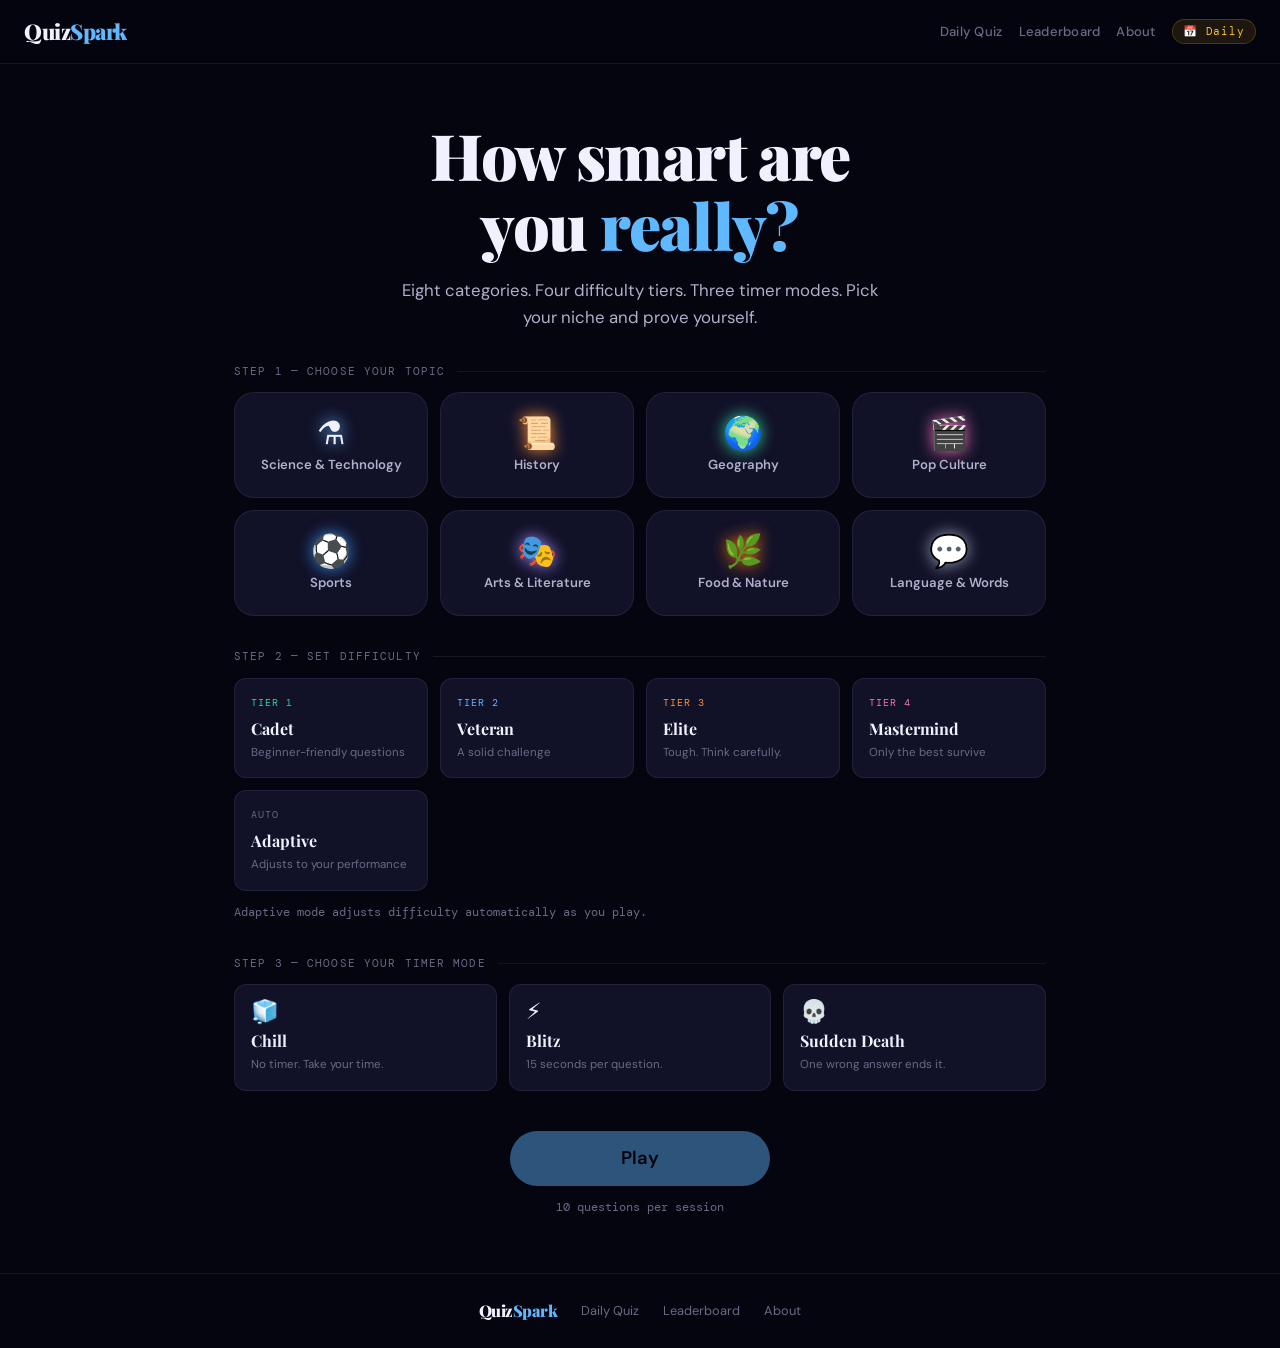
<file: index.html>
<!DOCTYPE html>
<html lang="en">
<head>
  <meta charset="UTF-8">
  <meta name="viewport" content="width=device-width, initial-scale=1.0">
  <meta name="description" content="QuizSpark — test your knowledge across science, history, geography, pop culture, sports and more. Pick your niche, set your difficulty, prove yourself.">

  <!-- Open Graph -->
  <meta property="og:title"       content="QuizSpark — Test Your Knowledge">
  <meta property="og:description" content="Eight categories. Four difficulty tiers. Three timer modes. How far can you go?">
  <meta property="og:image"       content="assets/og-image.svg">
  <meta property="og:type"        content="website">
  <meta property="og:url"         content="https://quizspark.com">
  <meta name="twitter:card"       content="summary_large_image">
  <meta name="twitter:title"      content="QuizSpark — Test Your Knowledge">
  <meta name="twitter:description"content="Eight categories. Four difficulty tiers. Three timer modes.">
  <meta name="twitter:image"      content="assets/og-image.svg">

  <title>QuizSpark — Test Your Knowledge</title>
  <link rel="icon" href="assets/favicon.svg" type="image/svg+xml">
  <link rel="stylesheet" href="css/main.css">
</head>

<body data-page="home">

  <!-- ── Theme background layers (populated by Themes.apply()) -->
  <div id="theme-bg" class="theme-bg">
    <div class="theme-bg__layer theme-bg__layer--1" id="theme-layer-1"></div>
    <div class="theme-bg__layer theme-bg__layer--2" id="theme-layer-2"></div>
    <div class="theme-bg__layer theme-bg__layer--3" id="theme-layer-3"></div>
  </div>

  <!-- ── Particle canvas (populated by Particles.init()) -->
  <canvas id="particle-canvas"></canvas>

  <div class="page">

    <!-- ── Navigation ──────────────────────────────────────── -->
    <nav class="nav">
      <a href="index.html" class="nav__logo">Quiz<span>Spark</span></a>
      <div class="nav__right">
        <div class="nav__links">
          <a href="daily.html"       class="nav__link">Daily Quiz</a>
          <a href="leaderboard.html" class="nav__link">Leaderboard</a>
          <a href="about.html"       class="nav__link">About</a>
        </div>
        <a href="daily.html" class="nav__daily-badge">
          📅 Daily
        </a>
      </div>
    </nav>

    <!-- ── Hero ────────────────────────────────────────────── -->
    <header style="padding:var(--sp-8) 0 var(--sp-6);text-align:center;" class="anim-fade-up">
      <div class="container">
        <div class="t-display" style="font-size:clamp(2.2rem,6vw,4rem);margin-bottom:var(--sp-4);">
          How smart are<br>you <span class="text-accent">really?</span>
        </div>
        <p class="t-body text-muted" style="font-size:1.05rem;max-width:500px;margin:0 auto;">
          Eight categories. Four difficulty tiers. Three timer modes.
          Pick your niche and prove yourself.
        </p>
      </div>
    </header>

    <!-- ── Main selector ───────────────────────────────────── -->
    <main class="container" style="padding-bottom:var(--sp-8);">

      <!-- Step 1: Pick a topic -->
      <section style="margin-bottom:var(--sp-6);">
        <div class="section-label">
          <span class="t-label text-dimmed">Step 1 — Choose your topic</span>
        </div>

        <!-- Niche grid — populated by ui.js -->
        <div id="niche-grid" class="niche-grid stagger"></div>

        <!-- Sub-niche drill-down — populated by ui.js on niche select -->
        <div id="subniche-container" style="margin-top:var(--sp-4);"></div>
      </section>

      <!-- Step 2: Set difficulty -->
      <section style="margin-bottom:var(--sp-6);">
        <div class="section-label">
          <span class="t-label text-dimmed">Step 2 — Set difficulty</span>
        </div>
        <!-- Difficulty cards — populated by ui.js -->
        <div id="difficulty-row" class="difficulty-row"></div>
        <p class="mt-3" style="font-size:0.78rem;color:var(--text-3);font-family:var(--font-mono);">
          Adaptive mode adjusts difficulty automatically as you play.
        </p>
      </section>

      <!-- Step 3: Choose timer mode -->
      <section style="margin-bottom:var(--sp-7);">
        <div class="section-label">
          <span class="t-label text-dimmed">Step 3 — Choose your timer mode</span>
        </div>
        <!-- Timer cards — populated by ui.js -->
        <div id="timer-row" class="timer-row"></div>
      </section>

      <!-- Play button -->
      <div style="text-align:center;">
        <button id="play-btn" class="btn btn--primary btn--xl" style="min-width:260px;" disabled>
          Play
        </button>
        <p class="mt-3" style="font-size:0.75rem;color:var(--text-3);font-family:var(--font-mono);">
          10 questions per session
        </p>
      </div>

    </main>

    <!-- ── Footer ──────────────────────────────────────────── -->
    <footer style="border-top:1px solid var(--border);padding:var(--sp-5) 0;text-align:center;">
      <div class="container">
        <div style="display:flex;align-items:center;justify-content:center;gap:var(--sp-5);flex-wrap:wrap;">
          <span class="nav__logo" style="font-size:1rem;">Quiz<span>Spark</span></span>
          <a href="daily.html"       style="color:var(--text-3);font-size:0.8rem;">Daily Quiz</a>
          <a href="leaderboard.html" style="color:var(--text-3);font-size:0.8rem;">Leaderboard</a>
          <a href="about.html"       style="color:var(--text-3);font-size:0.8rem;">About</a>
        </div>
      </div>
    </footer>

  </div><!-- .page -->

  <!-- ── Scripts ─────────────────────────────────────────────
       Load order is strict — globals must exist before readers.
       1. taxonomy.js   — TAXONOMY + helpers (no deps)
       2. particles.js  — Particles engine (no deps)
       3. themes.js     — reads Particles (dep: particles.js)
       4. storage.js    — no deps
       5. engine.js     — reads QUESTIONS, TAXONOMY, Storage
       6. leaderboard.js— no deps
       7. share.js      — no deps
       8. daily.js      — reads Engine, Storage, Themes, Leaderboard
       9. ui.js         — reads all of the above
       Question files are NOT loaded here — they are lazy-loaded
       by Themes.apply() when a niche is selected.
  ──────────────────────────────────────────────────────────── -->
  <script src="js/taxonomy.js"></script>
  <script src="js/particles.js"></script>
  <script src="js/themes.js"></script>
  <script src="js/storage.js"></script>
  <script src="js/engine.js"></script>
  <script src="js/leaderboard.js"></script>
  <script src="js/share.js"></script>
  <script src="js/daily.js"></script>
  <script src="js/ui.js"></script>

  <script>
    // Initialise QUESTIONS array before any question file loads
    if (typeof QUESTIONS === 'undefined') var QUESTIONS = [];
  </script>

</body>
</html>
</file>
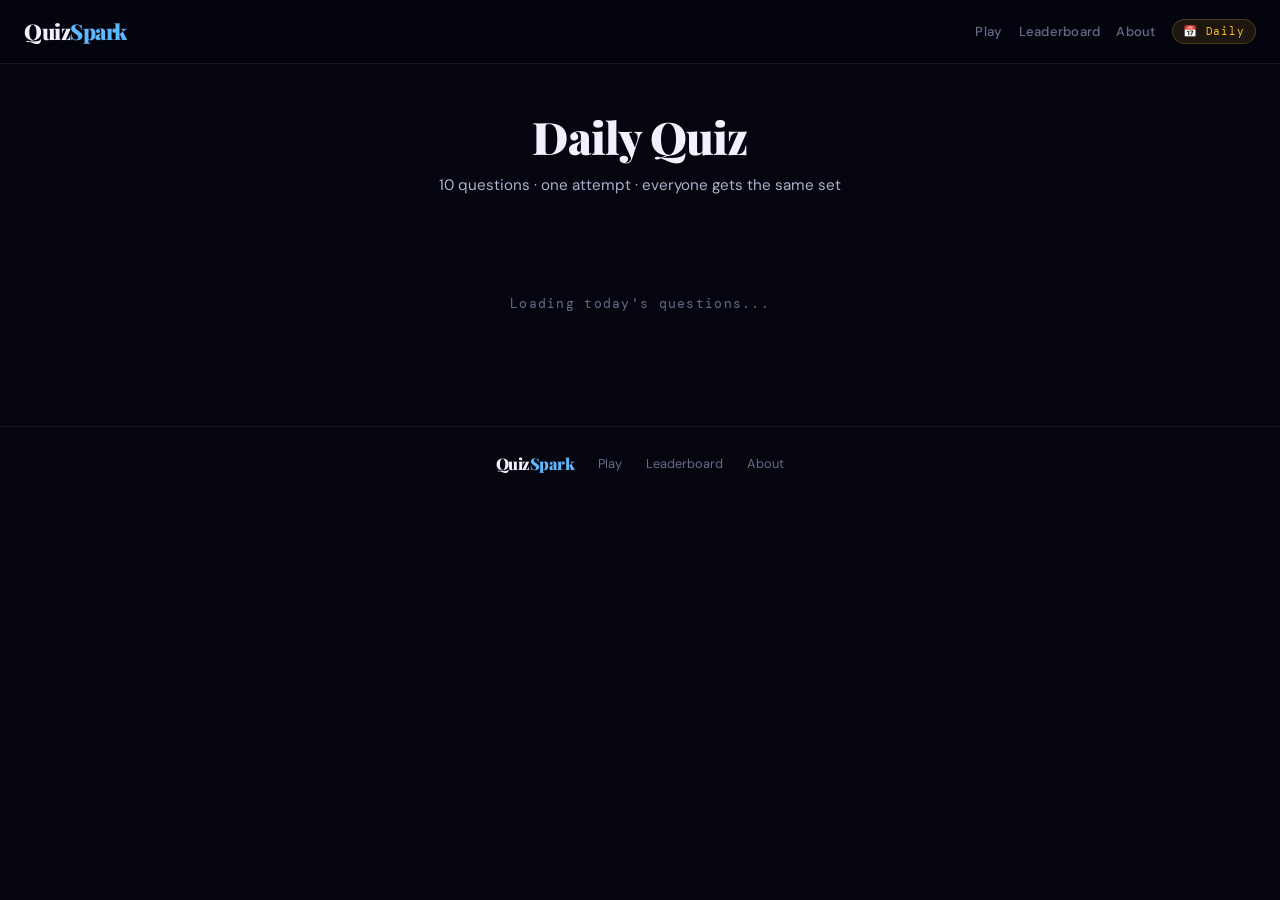
<file: daily.html>
<!DOCTYPE html>
<html lang="en">
<head>
  <meta charset="UTF-8">
  <meta name="viewport" content="width=device-width, initial-scale=1.0">
  <meta name="description" content="QuizSpark Daily Quiz — 10 fresh questions every day. Same questions for everyone. Come back tomorrow for a new set.">

  <!-- Open Graph -->
  <meta property="og:title"        content="QuizSpark — Daily Quiz">
  <meta property="og:description"  content="10 questions. One attempt. Everyone gets the same set. Can you top the daily leaderboard?">
  <meta property="og:image"        content="assets/og-image.svg">
  <meta property="og:type"         content="website">
  <meta name="twitter:card"        content="summary_large_image">

  <title>QuizSpark — Daily Quiz</title>
  <link rel="icon" href="assets/favicon.svg" type="image/svg+xml">
  <link rel="stylesheet" href="css/main.css">
</head>

<body data-page="daily">

  <!-- ── Theme background layers -->
  <div id="theme-bg" class="theme-bg">
    <div class="theme-bg__layer theme-bg__layer--1" id="theme-layer-1"></div>
    <div class="theme-bg__layer theme-bg__layer--2" id="theme-layer-2"></div>
    <div class="theme-bg__layer theme-bg__layer--3" id="theme-layer-3"></div>
  </div>
  <canvas id="particle-canvas"></canvas>

  <div class="page">

    <!-- ── Navigation ──────────────────────────────────────── -->
    <nav class="nav">
      <a href="index.html" class="nav__logo">Quiz<span>Spark</span></a>
      <div class="nav__right">
        <div class="nav__links">
          <a href="index.html"       class="nav__link">Play</a>
          <a href="leaderboard.html" class="nav__link">Leaderboard</a>
          <a href="about.html"       class="nav__link">About</a>
        </div>
        <span class="nav__daily-badge nav__link--active">📅 Daily</span>
      </div>
    </nav>

    <!-- ── Daily header ─────────────────────────────────────── -->
    <header class="daily-header anim-fade-up">
      <div class="container container--narrow" style="text-align:center;">
        <div class="daily-date" id="daily-date"></div>
        <div class="t-display" style="font-size:clamp(1.8rem,4vw,2.8rem);margin-bottom:var(--sp-3);">
          Daily Quiz
        </div>
        <p class="t-body text-muted" style="font-size:0.95rem;">
          10 questions · one attempt · everyone gets the same set
        </p>
        <!-- Featured niche badge -->
        <div id="featured-niche-badge" style="margin-top:var(--sp-4);"></div>
      </div>
    </header>

    <main class="container container--narrow" style="padding-bottom:var(--sp-8);">

      <!-- ── Loading state ──────────────────────────────────── -->
      <div id="daily-loading" style="text-align:center;padding:var(--sp-8) 0;">
        <div style="font-family:var(--font-mono);font-size:0.8rem;color:var(--text-3);
                    letter-spacing:0.1em;">Loading today's questions...</div>
      </div>

      <!-- ── Already played state ───────────────────────────── -->
      <div id="daily-played" class="daily-played-msg hidden">
        <div style="font-size:2rem;margin-bottom:var(--sp-3);">✅</div>
        <div class="t-heading" style="font-size:1.2rem;margin-bottom:var(--sp-2);">
          You've already played today!
        </div>
        <div id="daily-played-score" class="t-mono text-accent"
             style="font-size:1.4rem;margin-bottom:var(--sp-3);"></div>
        <div id="daily-played-time"
             style="font-size:0.8rem;color:var(--text-3);font-family:var(--font-mono);
                    margin-bottom:var(--sp-5);"></div>
        <div style="font-size:0.78rem;color:var(--text-3);font-family:var(--font-mono);
                    margin-bottom:var(--sp-2);">Next quiz in</div>
        <div id="daily-countdown" class="t-display text-accent"
             style="font-size:2rem;letter-spacing:0.08em;"></div>
        <div style="margin-top:var(--sp-5);">
          <div id="played-share-container"></div>
        </div>
      </div>

      <!-- ── Quiz area ──────────────────────────────────────── -->
      <div id="daily-quiz-area" class="hidden">

        <!-- Progress bar -->
        <div class="progress-bar" style="margin-bottom:var(--sp-5);">
          <div class="progress-bar__fill" id="daily-progress-fill" style="width:0%"></div>
        </div>

        <!-- Question meta row -->
        <div class="question-meta" style="margin-bottom:var(--sp-4);">
          <span class="question-meta__niche" id="daily-question-niche"></span>
          <span class="question-meta__counter" id="daily-question-counter"></span>
        </div>

        <!-- Question card -->
        <div class="question-card">
          <div class="question-text" id="daily-question-text"></div>
        </div>

        <!-- Options -->
        <div class="options-grid" id="daily-options-grid"></div>

        <!-- Fun fact -->
        <div class="fun-fact hidden" id="daily-fun-fact"></div>

        <!-- Next button -->
        <div style="text-align:center;margin-top:var(--sp-5);">
          <button id="daily-next-btn" class="btn btn--primary btn--lg hidden">
            Next Question →
          </button>
        </div>

      </div><!-- #daily-quiz-area -->

      <!-- ── Daily results ──────────────────────────────────── -->
      <div id="daily-results" class="hidden" style="text-align:center;">

        <div style="margin-bottom:var(--sp-6);">
          <div class="score-circle">
            <svg viewBox="0 0 160 160" width="160" height="160">
              <circle class="score-circle__bg" cx="80" cy="80" r="70"/>
              <circle class="score-circle__fill" id="daily-score-fill"
                      cx="80" cy="80" r="70"
                      style="stroke-dashoffset:440;"/>
            </svg>
            <div class="score-circle__number">
              <div class="score-circle__val"  id="daily-score-val"></div>
              <div class="score-circle__total" id="daily-score-total"></div>
            </div>
          </div>
        </div>

        <!-- Stats row -->
        <div style="display:flex;justify-content:center;gap:var(--sp-6);
                    flex-wrap:wrap;margin-bottom:var(--sp-5);">
          <div>
            <div style="font-family:var(--font-mono);font-size:0.65rem;
                        letter-spacing:0.1em;color:var(--text-3);text-transform:uppercase;">
              Time
            </div>
            <div id="daily-result-time"
                 style="font-family:var(--font-mono);font-size:1.1rem;color:var(--text-1);
                        margin-top:2px;"></div>
          </div>
          <div>
            <div style="font-family:var(--font-mono);font-size:0.65rem;
                        letter-spacing:0.1em;color:var(--text-3);text-transform:uppercase;">
              Streak
            </div>
            <div id="daily-result-streak"
                 style="font-family:var(--font-mono);font-size:1.1rem;
                        margin-top:2px;"></div>
          </div>
        </div>

        <!-- Share button -->
        <div id="daily-share-container" style="margin-bottom:var(--sp-5);"></div>

        <!-- Leaderboard submit -->
        <div id="daily-lb-form"
             style="background:var(--bg-2);border:1px solid var(--border);
                    border-radius:var(--r-lg);padding:var(--sp-5);
                    margin-bottom:var(--sp-5);">
          <div style="font-family:var(--font-mono);font-size:0.72rem;
                      letter-spacing:0.08em;color:var(--text-3);
                      text-transform:uppercase;margin-bottom:var(--sp-3);">
            Submit to daily leaderboard
          </div>
          <div style="display:flex;gap:var(--sp-3);">
            <input id="daily-lb-name" type="text" maxlength="20"
                   placeholder="Your name"
                   style="flex:1;background:var(--bg-3);border:1px solid var(--border);
                          border-radius:var(--r-md);padding:var(--sp-3) var(--sp-4);
                          color:var(--text-1);font-size:0.9rem;outline:none;">
            <button id="daily-lb-submit" class="btn btn--primary">
              Submit
            </button>
          </div>
        </div>

        <!-- Daily leaderboard -->
        <div style="text-align:left;">
          <div class="section-label" style="margin-bottom:var(--sp-4);">
            <span class="t-label text-dimmed">Today's leaderboard</span>
          </div>
          <div id="daily-leaderboard-rows"></div>
        </div>

        <!-- Play regular quiz CTA -->
        <div style="margin-top:var(--sp-7);">
          <a href="index.html" class="btn btn--ghost btn--lg">
            Play a full quiz →
          </a>
        </div>

      </div><!-- #daily-results -->

    </main>

    <!-- ── Footer ──────────────────────────────────────────── -->
    <footer style="border-top:1px solid var(--border);padding:var(--sp-5) 0;text-align:center;">
      <div class="container">
        <div style="display:flex;align-items:center;justify-content:center;
                    gap:var(--sp-5);flex-wrap:wrap;">
          <span class="nav__logo" style="font-size:1rem;">Quiz<span>Spark</span></span>
          <a href="index.html"       style="color:var(--text-3);font-size:0.8rem;">Play</a>
          <a href="leaderboard.html" style="color:var(--text-3);font-size:0.8rem;">Leaderboard</a>
          <a href="about.html"       style="color:var(--text-3);font-size:0.8rem;">About</a>
        </div>
      </div>
    </footer>

  </div><!-- .page -->

  <!-- ── Scripts ─────────────────────────────────────────────
       Same load order as index.html.
       daily.js handles all the page logic for this page.
  ──────────────────────────────────────────────────────────── -->
  <script src="js/taxonomy.js"></script>
  <script src="js/particles.js"></script>
  <script src="js/themes.js"></script>
  <script src="js/storage.js"></script>
  <script src="js/engine.js"></script>
  <script src="js/leaderboard.js"></script>
  <script src="js/share.js"></script>
  <script src="js/daily.js"></script>
  <script src="js/ui.js"></script>

  <script>
    if (typeof QUESTIONS === 'undefined') var QUESTIONS = [];

    /* ── Daily page controller ─────────────────────────────── */
    (function () {

      const keys      = ['A','B','C','D'];
      let   answered  = false;
      let   sdCurrent = null; // current shuffled data

      /* ── Set today's date display ────────────────────────── */
      const dateEl = document.getElementById('daily-date');
      if (dateEl) dateEl.textContent = Daily.getDisplayDate();

      /* ── Featured niche badge ────────────────────────────── */
      const badgeEl = document.getElementById('featured-niche-badge');
      const nicheMeta = Daily.getFeaturedNicheMeta();
      if (badgeEl && nicheMeta) {
        badgeEl.innerHTML = `
          <span style="display:inline-flex;align-items:center;gap:6px;
                       font-family:var(--font-mono);font-size:0.72rem;
                       letter-spacing:0.08em;color:var(--accent);
                       background:var(--accent-dim);
                       border:1px solid var(--accent-glow);
                       padding:4px 14px;border-radius:9999px;">
            ${nicheMeta.icon || ''} ${nicheMeta.label || nicheMeta.key}
          </span>`;
      }

      /* ── Apply niche theme for the page ─────────────────── */
      const featuredKey = Daily.getFeaturedKey();
      if (typeof Themes !== 'undefined') {
        Themes.apply(featuredKey, { splash: false });
      }

      /* ── Helper: show/hide sections ─────────────────────── */
      function show(id) {
        const el = document.getElementById(id);
        if (el) el.classList.remove('hidden');
      }
      function hide(id) {
        const el = document.getElementById(id);
        if (el) el.classList.add('hidden');
      }

      /* ── Init Daily ──────────────────────────────────────── */
      Daily.init({

        onReady: function () {
          hide('daily-loading');
          show('daily-quiz-area');
        },

        onAlreadyPlayed: function (scoreData) {
          hide('daily-loading');
          show('daily-played');

          if (scoreData) {
            const scoreEl = document.getElementById('daily-played-score');
            const timeEl  = document.getElementById('daily-played-time');
            if (scoreEl) scoreEl.textContent = `${scoreData.score} / ${scoreData.total} correct`;
            if (timeEl)  timeEl.textContent  = `Time: ${Share.formatTime(scoreData.time)}`;

            // Share button for already-played state
            const shareWrap = document.getElementById('played-share-container');
            if (shareWrap && typeof Share !== 'undefined') {
              const meta = typeof Themes !== 'undefined'
                ? Themes.getMeta(featuredKey) : null;
              Share.renderShareButton(shareWrap, {
                niche    : featuredKey,
                nicheName: meta ? meta.label : featuredKey,
                score    : scoreData.score,
                total    : scoreData.total,
                timeSec  : scoreData.time,
                difficulty: 'adaptive',
                timerMode : 'chill',
                streak   : Storage.getStreak().count,
                isDaily  : true,
              });
            }
          }
        },

        onCountdown: function (secondsLeft) {
          const el = document.getElementById('daily-countdown');
          if (el) el.textContent = Daily.formatCountdown(secondsLeft);
        },

        onQuestion: function (q, sd, index, total) {
          answered  = false;
          sdCurrent = sd;

          // Progress
          const fill = document.getElementById('daily-progress-fill');
          if (fill) fill.style.width = `${(index / total) * 100}%`;

          // Counter
          const counter = document.getElementById('daily-question-counter');
          if (counter) counter.textContent = `${index + 1} / ${total}`;

          // Niche badge
          const niche = document.getElementById('daily-question-niche');
          if (niche) {
            const meta = typeof Themes !== 'undefined'
              ? Themes.getMeta(q.niche) : null;
            niche.textContent = meta ? `${meta.icon} ${meta.label}` : q.niche;
          }

          // Question text
          const qText = document.getElementById('daily-question-text');
          if (qText) {
            qText.textContent = q.question;
            qText.classList.remove('anim-fade-up');
            void qText.offsetWidth;
            qText.classList.add('anim-fade-up');
          }

          // Options
          const grid = document.getElementById('daily-options-grid');
          if (grid) {
            grid.innerHTML = sd.options.map((opt, i) => `
              <button class="option-btn" data-index="${i}">
                <span class="option-btn__key">${keys[i]}</span>
                <span class="option-btn__text">${opt}</span>
              </button>
            `).join('');

            grid.querySelectorAll('.option-btn').forEach(btn => {
              btn.addEventListener('click', function () {
                if (answered) return;
                answered = true;
                Daily.answer(parseInt(this.dataset.index, 10));
              });
            });
          }

          // Hide fun fact + next btn
          hide('daily-fun-fact');
          const nextBtn = document.getElementById('daily-next-btn');
          if (nextBtn) nextBtn.classList.add('hidden');
        },

        onAnswer: function (result) {
          const grid = document.getElementById('daily-options-grid');
          if (grid) {
            grid.querySelectorAll('.option-btn').forEach(btn => {
              btn.disabled = true;
              const idx = parseInt(btn.dataset.index, 10);
              if (idx === result.correctIndex) {
                btn.classList.add('option-btn--correct', 'anim-correct-pop');
              } else if (idx === result.chosenIndex && !result.isCorrect) {
                btn.classList.add('option-btn--wrong', 'anim-shake');
              }
            });
          }

          // Fun fact
          if (result.funFact) {
            const ff = document.getElementById('daily-fun-fact');
            if (ff) {
              ff.classList.remove('hidden');
              ff.innerHTML = `<div class="fun-fact__label">Did you know?</div>${result.funFact}`;
            }
          }

          // Next button
          const nextBtn = document.getElementById('daily-next-btn');
          if (nextBtn) {
            const isLast = result.questionIndex + 1 >= result.total;
            nextBtn.classList.remove('hidden');
            nextBtn.textContent = isLast ? 'See Results' : 'Next Question →';
          }
        },

        onSessionEnd: function (result) {
          hide('daily-quiz-area');
          show('daily-results');

          // Score circle
          const val   = document.getElementById('daily-score-val');
          const total = document.getElementById('daily-score-total');
          const fill  = document.getElementById('daily-score-fill');
          if (val)   val.textContent   = result.score;
          if (total) total.textContent = `/ ${result.total}`;
          if (fill) {
            const pct    = result.score / result.total;
            const offset = 440 - (pct * 440);
            setTimeout(() => { fill.style.strokeDashoffset = offset; }, 100);
          }

          // Time
          const timeEl = document.getElementById('daily-result-time');
          if (timeEl) timeEl.textContent = Share.formatTime(result.totalTimeSec);

          // Streak
          const streakEl = document.getElementById('daily-result-streak');
          if (streakEl) {
            streakEl.innerHTML = result.streak > 1
              ? `<span class="streak-badge">🔥 ${result.streak} days</span>`
              : `<span style="color:var(--text-3)">—</span>`;
          }

          // Share button
          const shareWrap = document.getElementById('daily-share-container');
          if (shareWrap && typeof Share !== 'undefined') {
            const meta = typeof Themes !== 'undefined'
              ? Themes.getMeta(result.niche) : null;
            Share.renderShareButton(shareWrap, {
              niche    : result.niche,
              nicheName: meta ? meta.label : result.niche,
              score    : result.score,
              total    : result.total,
              timeSec  : result.totalTimeSec,
              difficulty: 'adaptive',
              timerMode : 'chill',
              streak   : result.streak,
              isDaily  : true,
            });
          }

          // Wire leaderboard submit
          wireDailyLbSubmit(result);

          // Load daily leaderboard
          loadDailyLeaderboard(true);
        },

      }); // Daily.init

      /* ── Next button ─────────────────────────────────────── */
      const nextBtn = document.getElementById('daily-next-btn');
      if (nextBtn) {
        nextBtn.addEventListener('click', function () {
          Daily.next();
        });
      }

      /* ── Keyboard support ────────────────────────────────── */
      document.addEventListener('keydown', function (e) {
        const map = { a:0, b:1, c:2, d:3, A:0, B:1, C:2, D:3 };
        if (map[e.key] !== undefined && !answered) {
          answered = true;
          Daily.answer(map[e.key]);
        }
      });

      /* ── Wire daily leaderboard submit ───────────────────── */
      function wireDailyLbSubmit(result) {
        const input = document.getElementById('daily-lb-name');
        const btn   = document.getElementById('daily-lb-submit');
        if (!input || !btn) return;

        const prefs = Storage.getPrefs();
        if (prefs.playerName) input.value = prefs.playerName;

        btn.addEventListener('click', async function () {
          const name = input.value.trim();
          if (!name) { input.focus(); return; }
          btn.disabled    = true;
          btn.textContent = 'Submitting...';

          const res = await Leaderboard.submit({
            name,
            score  : result.score,
            total  : result.total,
            time   : result.totalTimeSec,
            niche  : 'daily',
            date   : Storage.todayString(),
            isDaily: true,
          });

          const form = document.getElementById('daily-lb-form');
          if (res.ok && form) {
            form.innerHTML = `<div style="color:var(--correct);font-family:var(--font-mono);
              font-size:0.8rem;">✓ Submitted! Rank: #${res.rank || '—'}</div>`;
            Storage.setPref('playerName', name);
            loadDailyLeaderboard(true);
          } else {
            btn.disabled    = false;
            btn.textContent = 'Submit';
            Share.showToast('Submission failed — check your connection.');
          }
        });
      }

      /* ── Load daily leaderboard ──────────────────────────── */
      async function loadDailyLeaderboard(force) {
        const container = document.getElementById('daily-leaderboard-rows');
        if (!container || typeof Leaderboard === 'undefined') return;
        container.innerHTML = `<div style="text-align:center;padding:var(--sp-5);
          color:var(--text-3);font-family:var(--font-mono);font-size:0.78rem;">
          Loading...</div>`;
        const res = await Leaderboard.fetch({
          niche: 'daily', type: 'daily', limit: 20, force: !!force,
        });
        Leaderboard.renderRows(res.entries, container);
      }

    })();
  </script>

</body>
</html>
</file>
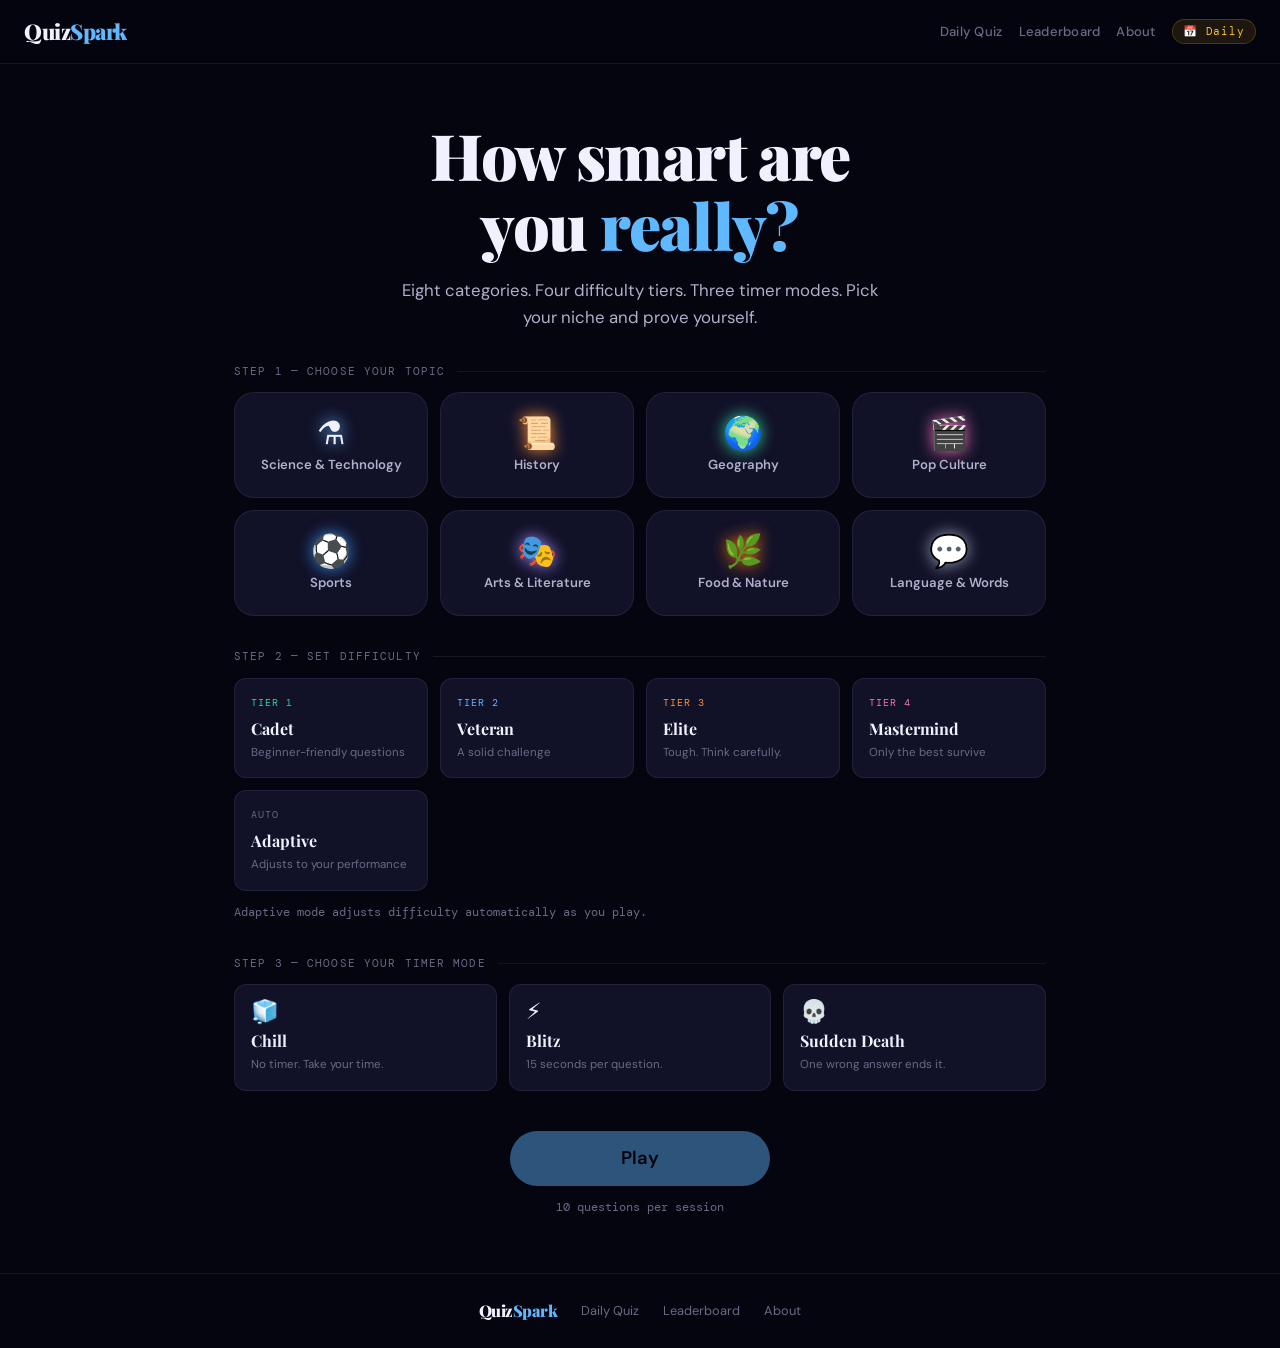
<file: quiz.html>
<!DOCTYPE html>
<html lang="en">
<head>
  <meta charset="UTF-8">
  <meta name="viewport" content="width=device-width, initial-scale=1.0">
  <meta name="description" content="QuizSpark — active quiz session.">

  <title>QuizSpark — Quiz</title>
  <link rel="icon" href="assets/favicon.svg" type="image/svg+xml">
  <link rel="stylesheet" href="css/main.css">
</head>

<body data-page="quiz">

  <!-- ── Theme background layers -->
  <div id="theme-bg" class="theme-bg">
    <div class="theme-bg__layer theme-bg__layer--1" id="theme-layer-1"></div>
    <div class="theme-bg__layer theme-bg__layer--2" id="theme-layer-2"></div>
    <div class="theme-bg__layer theme-bg__layer--3" id="theme-layer-3"></div>
  </div>
  <canvas id="particle-canvas"></canvas>

  <div class="page">

    <!-- ── Navigation ──────────────────────────────────────── -->
    <nav class="nav">
      <a href="index.html" class="nav__logo">Quiz<span>Spark</span></a>
      <div class="nav__right">
        <!-- Score display -->
        <div style="display:flex;align-items:center;gap:var(--sp-2);
                    font-family:var(--font-mono);font-size:0.8rem;color:var(--text-3);">
          <span>Score</span>
          <span id="current-score"
                style="color:var(--accent);font-size:1rem;font-weight:600;">0</span>
        </div>
        <!-- Abandon quiz -->
        <a href="index.html"
           class="btn btn--ghost btn--sm"
           onclick="return confirm('Abandon this quiz?');">
          ✕ Quit
        </a>
      </div>
    </nav>

    <!-- ── Quiz wrap ────────────────────────────────────────── -->
    <main class="quiz-wrap container">

      <!-- Progress bar -->
      <div class="progress-bar">
        <div class="progress-bar__fill" id="progress-fill" style="width:0%"></div>
      </div>

      <!-- Question meta row -->
      <div class="question-meta">
        <span class="question-meta__niche" id="question-niche"></span>
        <div style="display:flex;align-items:center;gap:var(--sp-4);">

          <!-- Timer ring (visible in Blitz mode only) -->
          <div class="timer-ring-wrap" id="timer-wrap" style="display:none;">
            <svg class="timer-ring" width="64" height="64" viewBox="0 0 64 64">
              <circle class="timer-ring__bg"   cx="32" cy="32" r="26"/>
              <circle class="timer-ring__fill" id="timer-ring-fill"
                      cx="32" cy="32" r="26"/>
            </svg>
            <div class="timer-ring__count" id="timer-count">15</div>
          </div>

          <span class="question-meta__counter" id="question-counter"></span>
        </div>
      </div>

      <!-- Question card -->
      <div class="question-card">
        <div class="question-text" id="question-text"></div>
      </div>

      <!-- Options grid -->
      <div class="options-grid" id="options-grid"></div>

      <!-- Fun fact reveal -->
      <div class="fun-fact" id="fun-fact" style="display:none;"></div>

      <!-- Next / results button -->
      <div style="text-align:center;margin-top:var(--sp-5);">
        <button id="next-btn" class="btn btn--primary btn--lg" style="display:none;">
          Next Question →
        </button>
      </div>

      <!-- Sudden Death indicator -->
      <div id="sudden-death-bar" style="display:none;text-align:center;
           margin-top:var(--sp-4);">
        <span style="font-family:var(--font-mono);font-size:0.72rem;
                     letter-spacing:0.1em;color:var(--wrong);
                     background:var(--wrong-glow);border:1px solid var(--wrong);
                     padding:4px 14px;border-radius:9999px;">
          💀 SUDDEN DEATH — one wrong answer ends it
        </span>
      </div>

    </main>

  </div><!-- .page -->

  <!-- ── Scripts ─────────────────────────────────────────────
       Same load order as index.html.
       ui.js detects data-page="quiz" and calls initQuizPage().
  ──────────────────────────────────────────────────────────── -->
  <script src="js/taxonomy.js"></script>
  <script src="js/particles.js"></script>
  <script src="js/themes.js"></script>
  <script src="js/storage.js"></script>
  <script src="js/engine.js"></script>
  <script src="js/leaderboard.js"></script>
  <script src="js/share.js"></script>
  <script src="js/daily.js"></script>
  <script src="js/ui.js"></script>

  <script>
    if (typeof QUESTIONS === 'undefined') var QUESTIONS = [];

    /* ── Quiz page extras ──────────────────────────────────── */
    (function () {

      /* Show timer ring only in Blitz mode */
      const raw = sessionStorage.getItem('qs_config');
      if (raw) {
        const config = JSON.parse(raw);

        // Show timer ring for Blitz
        if (config.timerMode === 'blitz') {
          const wrap = document.getElementById('timer-wrap');
          if (wrap) wrap.style.display = 'flex';
        }

        // Show sudden death indicator
        if (config.timerMode === 'sudden_death') {
          const bar = document.getElementById('sudden-death-bar');
          if (bar) bar.style.display = 'block';
        }
      }

    })();
  </script>

</body>
</html>
</file>
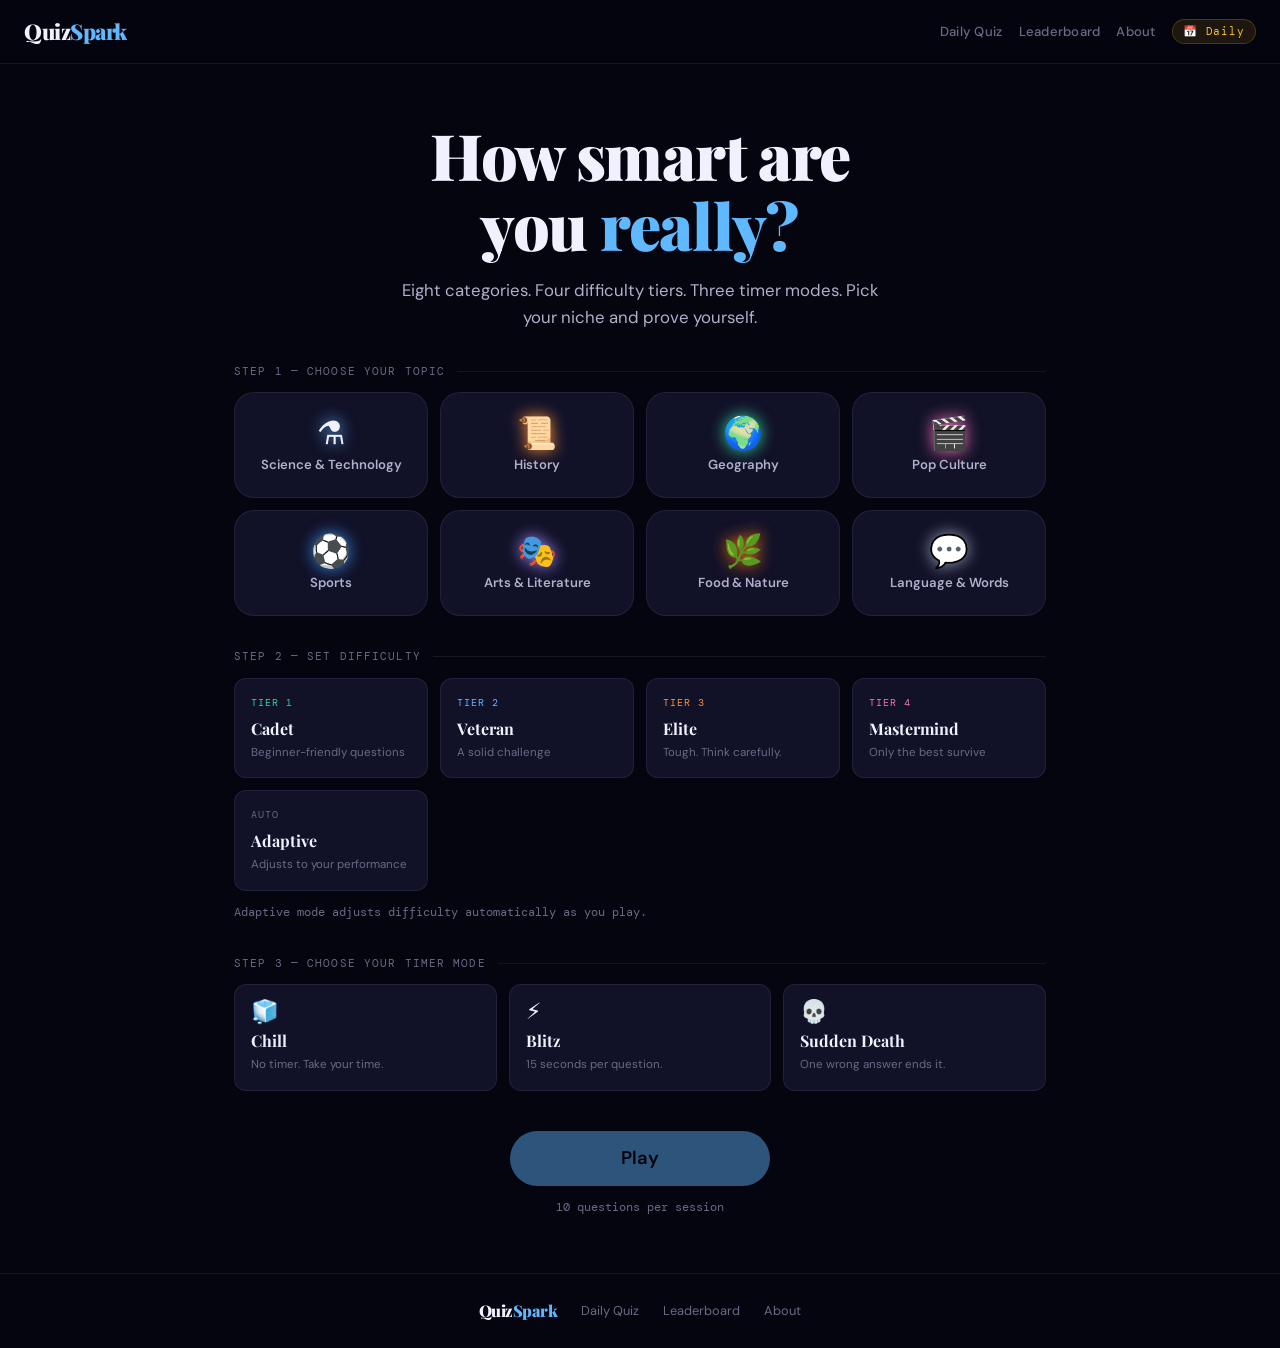
<file: results.html>
<!DOCTYPE html>
<html lang="en">
<head>
  <meta charset="UTF-8">
  <meta name="viewport" content="width=device-width, initial-scale=1.0">
  <meta name="description" content="QuizSpark — your quiz results. See your score, share it, and check the leaderboard.">

  <!-- Open Graph — populated dynamically via JS for share links -->
  <meta property="og:title"       content="QuizSpark — Results">
  <meta property="og:description" content="See how I scored on QuizSpark!">
  <meta property="og:image"       content="assets/og-image.svg">
  <meta property="og:type"        content="website">
  <meta name="twitter:card"       content="summary_large_image">

  <title>QuizSpark — Results</title>
  <link rel="icon" href="assets/favicon.svg" type="image/svg+xml">
  <link rel="stylesheet" href="css/main.css">
</head>

<body data-page="results">

  <!-- ── Theme background layers -->
  <div id="theme-bg" class="theme-bg">
    <div class="theme-bg__layer theme-bg__layer--1" id="theme-layer-1"></div>
    <div class="theme-bg__layer theme-bg__layer--2" id="theme-layer-2"></div>
    <div class="theme-bg__layer theme-bg__layer--3" id="theme-layer-3"></div>
  </div>
  <canvas id="particle-canvas"></canvas>

  <div class="page">

    <!-- ── Navigation ──────────────────────────────────────── -->
    <nav class="nav">
      <a href="index.html" class="nav__logo">Quiz<span>Spark</span></a>
      <div class="nav__right">
        <div class="nav__links">
          <a href="index.html"       class="nav__link">Play again</a>
          <a href="leaderboard.html" class="nav__link">Leaderboard</a>
        </div>
      </div>
    </nav>

    <main class="container container--narrow" style="padding:var(--sp-7) 0 var(--sp-9);">

      <!-- ── Score section ────────────────────────────────── -->
      <div class="anim-fade-up" style="text-align:center;margin-bottom:var(--sp-7);">

        <!-- Score circle -->
        <div class="score-circle" style="margin-bottom:var(--sp-5);">
          <svg viewBox="0 0 160 160" width="160" height="160">
            <circle class="score-circle__bg"   cx="80" cy="80" r="70"/>
            <circle class="score-circle__fill" id="score-circle-fill"
                    cx="80" cy="80" r="70"
                    style="stroke-dashoffset:440;"/>
          </svg>
          <div class="score-circle__number">
            <div class="score-circle__val"  id="score-value"></div>
            <div class="score-circle__total" id="score-total"></div>
          </div>
        </div>

        <!-- Rank label -->
        <div style="font-family:var(--font-mono);font-size:0.7rem;
                    letter-spacing:0.12em;text-transform:uppercase;
                    color:var(--text-3);margin-bottom:var(--sp-2);">
          Rank
        </div>
        <div id="result-rank"
             style="font-family:var(--font-display);font-size:1.6rem;
                    font-weight:900;color:var(--accent);
                    margin-bottom:var(--sp-5);"></div>

        <!-- Stats row -->
        <div style="display:flex;justify-content:center;align-items:center;
                    gap:var(--sp-6);flex-wrap:wrap;margin-bottom:var(--sp-5);">

          <!-- Time -->
          <div style="text-align:center;">
            <div style="font-family:var(--font-mono);font-size:0.65rem;
                        letter-spacing:0.1em;color:var(--text-3);
                        text-transform:uppercase;margin-bottom:4px;">
              Time
            </div>
            <div id="result-time"
                 style="font-family:var(--font-mono);font-size:1.1rem;
                        color:var(--text-1);"></div>
          </div>

          <!-- Divider -->
          <div style="width:1px;height:32px;background:var(--border);"></div>

          <!-- High score -->
          <div style="text-align:center;">
            <div style="font-family:var(--font-mono);font-size:0.65rem;
                        letter-spacing:0.1em;color:var(--text-3);
                        text-transform:uppercase;margin-bottom:4px;">
              Personal best
            </div>
            <div id="high-score"
                 style="font-family:var(--font-mono);font-size:1rem;
                        color:var(--text-2);"></div>
          </div>

        </div>

        <!-- Streak badge -->
        <div id="result-streak" style="margin-bottom:var(--sp-5);"></div>

        <!-- Share button -->
        <div id="share-container" style="margin-bottom:var(--sp-4);"></div>

      </div>

      <!-- ── Divider ───────────────────────────────────────── -->
      <div style="height:1px;background:var(--border);margin-bottom:var(--sp-6);"></div>

      <!-- ── Leaderboard submit ────────────────────────────── -->
      <div style="margin-bottom:var(--sp-7);">
        <div class="section-label" style="margin-bottom:var(--sp-4);">
          <span class="t-label text-dimmed">Submit your score</span>
        </div>

        <div id="lb-submit-form"
             style="background:var(--bg-2);border:1px solid var(--border);
                    border-radius:var(--r-lg);padding:var(--sp-5);">
          <p style="font-size:0.82rem;color:var(--text-3);
                    margin-bottom:var(--sp-4);line-height:1.5;">
            Enter a name to appear on the leaderboard.
          </p>
          <div style="display:flex;gap:var(--sp-3);">
            <input id="lb-name-input"
                   type="text"
                   maxlength="20"
                   placeholder="Your name (max 20 chars)"
                   style="flex:1;background:var(--bg-3);
                          border:1px solid var(--border);
                          border-radius:var(--r-md);
                          padding:var(--sp-3) var(--sp-4);
                          color:var(--text-1);font-size:0.9rem;outline:none;
                          transition:border-color var(--dur-fast);"
                   onfocus="this.style.borderColor='var(--accent)'"
                   onblur="this.style.borderColor='var(--border)'">
            <button id="lb-submit-btn" class="btn btn--primary">
              Submit
            </button>
          </div>
        </div>
      </div>

      <!-- ── Leaderboard ───────────────────────────────────── -->
      <div style="margin-bottom:var(--sp-7);">
        <div class="section-label" style="margin-bottom:var(--sp-4);">
          <span class="t-label text-dimmed">Top scores — this niche</span>
        </div>

        <!-- Tab row: All-time / Daily -->
        <div style="display:flex;gap:var(--sp-2);margin-bottom:var(--sp-4);">
          <button id="tab-alltime" class="btn btn--ghost btn--sm"
                  style="border-color:var(--accent);color:var(--accent);">
            All-time
          </button>
          <button id="tab-daily" class="btn btn--ghost btn--sm">
            Today
          </button>
        </div>

        <div id="leaderboard-rows"></div>
      </div>

      <!-- ── CTA row ──────────────────────────────────────── -->
      <div style="display:flex;gap:var(--sp-3);justify-content:center;flex-wrap:wrap;">
        <a href="index.html"
           class="btn btn--primary btn--lg">
          Play again
        </a>
        <a href="daily.html"
           class="btn btn--ghost btn--lg">
          📅 Daily Quiz
        </a>
        <a href="leaderboard.html"
           class="btn btn--ghost btn--lg">
          Full leaderboard
        </a>
      </div>

    </main>

    <!-- ── Footer ──────────────────────────────────────────── -->
    <footer style="border-top:1px solid var(--border);padding:var(--sp-5) 0;
                   text-align:center;">
      <div class="container">
        <div style="display:flex;align-items:center;justify-content:center;
                    gap:var(--sp-5);flex-wrap:wrap;">
          <span class="nav__logo" style="font-size:1rem;">Quiz<span>Spark</span></span>
          <a href="index.html"       style="color:var(--text-3);font-size:0.8rem;">Play</a>
          <a href="daily.html"       style="color:var(--text-3);font-size:0.8rem;">Daily</a>
          <a href="leaderboard.html" style="color:var(--text-3);font-size:0.8rem;">Leaderboard</a>
          <a href="about.html"       style="color:var(--text-3);font-size:0.8rem;">About</a>
        </div>
      </div>
    </footer>

  </div><!-- .page -->

  <!-- ── Scripts ─────────────────────────────────────────────
       ui.js detects data-page="results" and calls initResultsPage().
  ──────────────────────────────────────────────────────────── -->
  <script src="js/taxonomy.js"></script>
  <script src="js/particles.js"></script>
  <script src="js/themes.js"></script>
  <script src="js/storage.js"></script>
  <script src="js/engine.js"></script>
  <script src="js/leaderboard.js"></script>
  <script src="js/share.js"></script>
  <script src="js/daily.js"></script>
  <script src="js/ui.js"></script>

  <script>
    if (typeof QUESTIONS === 'undefined') var QUESTIONS = [];

    /* ── Leaderboard tab switcher ──────────────────────────── */
    (function () {
      const raw = sessionStorage.getItem('qs_result');
      if (!raw) return;
      const result = JSON.parse(raw);

      const tabAlltime = document.getElementById('tab-alltime');
      const tabDaily   = document.getElementById('tab-daily');

      async function loadTab(type) {
        const container = document.getElementById('leaderboard-rows');
        if (!container) return;

        // Update tab styles
        const activeStyle   = 'border-color:var(--accent);color:var(--accent);';
        const inactiveStyle = '';
        if (tabAlltime) tabAlltime.style.cssText = type === 'alltime' ? activeStyle : inactiveStyle;
        if (tabDaily)   tabDaily.style.cssText   = type === 'daily'   ? activeStyle : inactiveStyle;

        container.innerHTML = `<div style="text-align:center;padding:var(--sp-5);
          color:var(--text-3);font-family:var(--font-mono);font-size:0.78rem;">
          Loading...</div>`;

        const res = await Leaderboard.fetch({
          niche: type === 'daily' ? 'daily' : result.niche,
          type,
          limit: 20,
          force: false,
        });
        Leaderboard.renderRows(res.entries, container);
      }

      if (tabAlltime) tabAlltime.addEventListener('click', () => loadTab('alltime'));
      if (tabDaily)   tabDaily.addEventListener('click',   () => loadTab('daily'));

    })();
  </script>

</body>
</html>
</file>
<file: css/main.css>
/* ============================================================
   QuizSpark — main.css
   Base styles, design tokens, layout, components, animations.
   Per-niche theme overrides live in css/themes/*.css
   ============================================================ */

/* ── Google Fonts ─────────────────────────────────────────── */
@import url('https://fonts.googleapis.com/css2?family=Playfair+Display:wght@700;900&family=DM+Sans:wght@300;400;500;600&family=DM+Mono:wght@400;500&display=swap');

/* ── Design Tokens ────────────────────────────────────────── */
:root {
  --font-display : 'Playfair Display', Georgia, serif;
  --font-body    : 'DM Sans', system-ui, sans-serif;
  --font-mono    : 'DM Mono', 'Courier New', monospace;

  --bg-0         : #05050f;
  --bg-1         : #0a0a1a;
  --bg-2         : #111128;
  --bg-3         : #1a1a35;

  --text-1       : #f0f0ff;
  --text-2       : #b0b0cc;
  --text-3       : #6a6a88;

  --border       : rgba(255,255,255,0.07);
  --border-hover : rgba(255,255,255,0.14);

  --accent       : #60b8ff;
  --accent-glow  : rgba(96,184,255,0.18);
  --accent-dim   : rgba(96,184,255,0.08);

  --correct      : #34d399;
  --correct-glow : rgba(52,211,153,0.2);
  --wrong        : #f87171;
  --wrong-glow   : rgba(248,113,113,0.2);
  --warning      : #fbbf24;

  --sp-1  : 0.25rem;
  --sp-2  : 0.5rem;
  --sp-3  : 0.75rem;
  --sp-4  : 1rem;
  --sp-5  : 1.5rem;
  --sp-6  : 2rem;
  --sp-7  : 2.5rem;
  --sp-8  : 3.5rem;
  --sp-9  : 5rem;

  --r-sm  : 6px;
  --r-md  : 12px;
  --r-lg  : 20px;
  --r-xl  : 28px;
  --r-full: 9999px;

  --shadow-sm     : 0 1px 3px rgba(0,0,0,0.4);
  --shadow-md     : 0 4px 16px rgba(0,0,0,0.5);
  --shadow-lg     : 0 8px 32px rgba(0,0,0,0.6);
  --shadow-accent : 0 0 24px var(--accent-glow);

  --ease-out  : cubic-bezier(0.16, 1, 0.3, 1);
  --ease-in   : cubic-bezier(0.4, 0, 1, 1);
  --ease-snap : cubic-bezier(0.34, 1.56, 0.64, 1);
  --dur-fast  : 140ms;
  --dur-mid   : 260ms;
  --dur-slow  : 440ms;

  --container-w : 860px;
  --nav-h       : 64px;
}

/* ── Reset ────────────────────────────────────────────────── */
*, *::before, *::after { box-sizing: border-box; margin: 0; padding: 0; }

html { font-size: 16px; scroll-behavior: smooth; -webkit-text-size-adjust: 100%; }

body {
  font-family: var(--font-body);
  font-weight: 400;
  line-height: 1.6;
  color      : var(--text-1);
  background : var(--bg-0);
  min-height : 100dvh;
  overflow-x : hidden;
  -webkit-font-smoothing: antialiased;
}

img, svg { display: block; max-width: 100%; }
a { color: inherit; text-decoration: none; }
button { font-family: inherit; cursor: pointer; border: none; background: none; }
input, select, textarea { font-family: inherit; }
ul, ol { list-style: none; }

/* ── Theme background layer stack ─────────────────────────── */
.theme-bg { position: fixed; inset: 0; z-index: -2; overflow: hidden; pointer-events: none; }

.theme-bg__layer {
  position  : absolute;
  inset     : 0;
  background-size    : cover;
  background-position: center;
  background-repeat  : no-repeat;
  transition : opacity 0.8s var(--ease-out);
  will-change: opacity, transform;
}

.theme-bg__layer--1 { opacity: 1; }
.theme-bg__layer--2 { opacity: 0.6; }
.theme-bg__layer--3 { opacity: 0.35; }

#particle-canvas { position: fixed; inset: 0; z-index: -1; pointer-events: none; }

/* ── Layout ───────────────────────────────────────────────── */
.page { min-height: 100dvh; display: flex; flex-direction: column; }

.container { width: 100%; max-width: var(--container-w); margin: 0 auto; padding: 0 var(--sp-5); }
.container--wide   { max-width: 1100px; }
.container--narrow { max-width: 580px; }

/* ── Navigation ───────────────────────────────────────────── */
.nav {
  position       : sticky;
  top            : 0;
  z-index        : 100;
  height         : var(--nav-h);
  display        : flex;
  align-items    : center;
  justify-content: space-between;
  padding        : 0 var(--sp-5);
  background     : rgba(5,5,15,0.7);
  backdrop-filter: blur(16px) saturate(1.4);
  -webkit-backdrop-filter: blur(16px) saturate(1.4);
  border-bottom  : 1px solid var(--border);
  transition     : background var(--dur-mid) var(--ease-out);
}

.nav__logo { font-family: var(--font-display); font-size: 1.35rem; font-weight: 900; color: var(--text-1); letter-spacing: -0.5px; }
.nav__logo span { color: var(--accent); transition: color var(--dur-mid); }

.nav__right { display: flex; align-items: center; gap: var(--sp-4); }
.nav__links { display: flex; align-items: center; gap: var(--sp-4); }

.nav__link { font-size: 0.82rem; font-weight: 500; color: var(--text-3); letter-spacing: 0.02em; transition: color var(--dur-fast); }
.nav__link:hover { color: var(--text-1); }
.nav__link--active { color: var(--accent); }

.nav__daily-badge {
  display    : flex;
  align-items: center;
  gap        : var(--sp-1);
  font-family: var(--font-mono);
  font-size  : 0.7rem;
  letter-spacing: 0.08em;
  color      : var(--warning);
  background : rgba(251,191,36,0.1);
  border     : 1px solid rgba(251,191,36,0.2);
  padding    : 3px 10px;
  border-radius: var(--r-full);
}

/* ── Buttons ──────────────────────────────────────────────── */
.btn {
  display        : inline-flex;
  align-items    : center;
  justify-content: center;
  gap            : var(--sp-2);
  font-family    : var(--font-body);
  font-weight    : 600;
  font-size      : 0.9rem;
  letter-spacing : 0.01em;
  border-radius  : var(--r-md);
  padding        : 0.6em 1.4em;
  transition     : all var(--dur-mid) var(--ease-out);
  position       : relative;
  overflow       : hidden;
  white-space    : nowrap;
  user-select    : none;
}

.btn::after { content: ''; position: absolute; inset: 0; background: rgba(255,255,255,0); transition: background var(--dur-fast); }
.btn:hover::after  { background: rgba(255,255,255,0.05); }
.btn:active::after { background: rgba(255,255,255,0.10); }
.btn:active { transform: scale(0.97); }

.btn--primary { background: var(--accent); color: #05050f; box-shadow: 0 0 0 0 var(--accent-glow); }
.btn--primary:hover { box-shadow: var(--shadow-accent), 0 4px 20px var(--accent-glow); transform: translateY(-1px); }

.btn--ghost { background: transparent; color: var(--text-2); border: 1px solid var(--border); }
.btn--ghost:hover { border-color: var(--border-hover); color: var(--text-1); }

.btn--danger { background: var(--wrong); color: #fff; }

.btn--sm  { font-size: 0.78rem; padding: 0.45em 1.1em; border-radius: var(--r-sm); }
.btn--lg  { font-size: 1.05rem; padding: 0.75em 2em;   border-radius: var(--r-lg); }
.btn--xl  { font-size: 1.15rem; padding: 0.85em 2.4em; border-radius: var(--r-xl); }
.btn--block { width: 100%; }
.btn--icon  { padding: 0.5em; border-radius: var(--r-sm); aspect-ratio: 1; }

/* ── Cards ────────────────────────────────────────────────── */
.card { background: var(--bg-2); border: 1px solid var(--border); border-radius: var(--r-lg); padding: var(--sp-5); transition: border-color var(--dur-mid), box-shadow var(--dur-mid); }
.card:hover { border-color: var(--border-hover); box-shadow: var(--shadow-md); }
.card--active { border-color: var(--accent) !important; box-shadow: 0 0 0 1px var(--accent), var(--shadow-accent) !important; background: var(--accent-dim); }
.card--glass { background: rgba(255,255,255,0.03); backdrop-filter: blur(12px); }

/* ── Niche Grid ───────────────────────────────────────────── */
.niche-grid { display: grid; grid-template-columns: repeat(auto-fill, minmax(180px, 1fr)); gap: var(--sp-3); }

.niche-card {
  position       : relative;
  display        : flex;
  flex-direction : column;
  align-items    : center;
  justify-content: center;
  gap            : var(--sp-2);
  padding        : var(--sp-5) var(--sp-3);
  background     : var(--bg-2);
  border         : 1px solid var(--border);
  border-radius  : var(--r-lg);
  cursor         : pointer;
  transition     : all var(--dur-mid) var(--ease-snap);
  text-align     : center;
  overflow       : hidden;
  user-select    : none;
}

.niche-card::before { content: ''; position: absolute; inset: 0; background: var(--niche-color, var(--accent)); opacity: 0; transition: opacity var(--dur-mid); }
.niche-card:hover::before  { opacity: 0.06; }
.niche-card.active::before { opacity: 0.10; }

.niche-card:hover  { border-color: var(--niche-color, var(--accent)); transform: translateY(-2px); box-shadow: 0 8px 24px rgba(0,0,0,0.4); }
.niche-card.active { border-color: var(--niche-color, var(--accent)); box-shadow: 0 0 0 1px var(--niche-color, var(--accent)), 0 8px 32px rgba(0,0,0,0.5); }

.niche-card__icon  { font-size: 2rem; line-height: 1; filter: drop-shadow(0 0 8px var(--niche-color, var(--accent))); transition: transform var(--dur-mid) var(--ease-snap); }
.niche-card:hover .niche-card__icon { transform: scale(1.15); }

.niche-card__label { font-family: var(--font-body); font-weight: 600; font-size: 0.82rem; color: var(--text-2); transition: color var(--dur-fast); line-height: 1.2; }
.niche-card.active .niche-card__label,
.niche-card:hover  .niche-card__label { color: var(--niche-color, var(--accent)); }

.niche-card__dot { position: absolute; top: 10px; right: 10px; width: 7px; height: 7px; border-radius: 50%; background: var(--niche-color, var(--accent)); opacity: 0; transition: opacity var(--dur-fast); box-shadow: 0 0 6px var(--niche-color, var(--accent)); }
.niche-card.active .niche-card__dot { opacity: 1; }

/* ── Sub-niche chips ──────────────────────────────────────── */
.subniche-wrap { display: flex; flex-wrap: wrap; gap: var(--sp-2); animation: fadeSlideUp var(--dur-slow) var(--ease-out) both; }

.subniche-chip {
  display      : inline-flex;
  align-items  : center;
  gap          : var(--sp-1);
  font-family  : var(--font-mono);
  font-size    : 0.72rem;
  font-weight  : 500;
  letter-spacing: 0.04em;
  padding      : 5px 12px;
  border-radius: var(--r-full);
  border       : 1px solid var(--border);
  color        : var(--text-3);
  background   : var(--bg-1);
  cursor       : pointer;
  transition   : all var(--dur-fast) var(--ease-out);
  user-select  : none;
}

.subniche-chip:hover { border-color: var(--accent); color: var(--accent); background: var(--accent-dim); }
.subniche-chip.active { border-color: var(--accent); color: var(--accent); background: var(--accent-dim); box-shadow: 0 0 8px var(--accent-glow); }
.subniche-chip--deep  { font-size: 0.68rem; padding: 4px 10px; opacity: 0.8; }

/* ── Difficulty Row ───────────────────────────────────────── */
.difficulty-row { display: grid; grid-template-columns: repeat(4, 1fr); gap: var(--sp-3); }

.diff-card { display: flex; flex-direction: column; gap: var(--sp-1); padding: var(--sp-4); background: var(--bg-2); border: 1px solid var(--border); border-radius: var(--r-md); cursor: pointer; transition: all var(--dur-mid) var(--ease-out); user-select: none; }
.diff-card:hover { border-color: var(--border-hover); transform: translateY(-1px); }
.diff-card.active { border-color: var(--diff-color, var(--accent)); background: rgba(var(--diff-rgb,96,184,255),0.07); box-shadow: 0 0 0 1px var(--diff-color, var(--accent)); }

.diff-card__rank { font-family: var(--font-mono); font-size: 0.65rem; letter-spacing: 0.1em; color: var(--diff-color, var(--text-3)); text-transform: uppercase; }
.diff-card__name { font-family: var(--font-display); font-size: 1rem; font-weight: 700; color: var(--text-1); }
.diff-card__desc { font-size: 0.72rem; color: var(--text-3); line-height: 1.4; }

.diff-card[data-diff="1"] { --diff-color: #34d399; --diff-rgb: 52,211,153; }
.diff-card[data-diff="2"] { --diff-color: #60b8ff; --diff-rgb: 96,184,255; }
.diff-card[data-diff="3"] { --diff-color: #fb923c; --diff-rgb: 251,146,60; }
.diff-card[data-diff="4"] { --diff-color: #f472b6; --diff-rgb: 244,114,182; }

/* ── Timer Row ────────────────────────────────────────────── */
.timer-row { display: grid; grid-template-columns: repeat(3, 1fr); gap: var(--sp-3); }

.timer-card { display: flex; flex-direction: column; gap: var(--sp-1); padding: var(--sp-4); background: var(--bg-2); border: 1px solid var(--border); border-radius: var(--r-md); cursor: pointer; transition: all var(--dur-mid) var(--ease-out); user-select: none; }
.timer-card:hover { border-color: var(--border-hover); transform: translateY(-1px); }
.timer-card.active { border-color: var(--accent); background: var(--accent-dim); box-shadow: 0 0 0 1px var(--accent); }

.timer-card__icon { font-size: 1.4rem; line-height: 1; }
.timer-card__name { font-family: var(--font-display); font-size: 1rem; font-weight: 700; color: var(--text-1); }
.timer-card__desc { font-size: 0.72rem; color: var(--text-3); line-height: 1.4; }

/* ── Section label ────────────────────────────────────────── */
.section-label { display: flex; align-items: center; gap: var(--sp-3); margin-bottom: var(--sp-3); }
.section-label::after { content: ''; flex: 1; height: 1px; background: var(--border); }

/* ── Typography helpers ───────────────────────────────────── */
.t-display  { font-family: var(--font-display); font-weight: 900; line-height: 1.1; letter-spacing: -0.02em; }
.t-heading  { font-family: var(--font-display); font-weight: 700; line-height: 1.2; }
.t-body     { font-family: var(--font-body); line-height: 1.6; }
.t-mono     { font-family: var(--font-mono); }
.t-label    { font-family: var(--font-mono); font-size: 0.7rem; letter-spacing: 0.1em; text-transform: uppercase; }

.text-accent  { color: var(--accent); }
.text-muted   { color: var(--text-2); }
.text-dimmed  { color: var(--text-3); }
.text-correct { color: var(--correct); }
.text-wrong   { color: var(--wrong); }
.text-warning { color: var(--warning); }

/* ── Quiz Screen ──────────────────────────────────────────── */
.quiz-wrap { display: flex; flex-direction: column; min-height: calc(100dvh - var(--nav-h)); padding: var(--sp-6) 0; }

.progress-bar { width: 100%; height: 4px; background: var(--bg-2); border-radius: var(--r-full); overflow: hidden; margin-bottom: var(--sp-5); }
.progress-bar__fill { height: 100%; background: var(--accent); border-radius: var(--r-full); transition: width 0.4s var(--ease-out); box-shadow: 0 0 8px var(--accent-glow); }

.timer-ring-wrap { display: flex; align-items: center; justify-content: center; position: relative; width: 64px; height: 64px; }
.timer-ring { transform: rotate(-90deg); }
.timer-ring__bg   { fill: none; stroke: var(--bg-3); stroke-width: 4; }
.timer-ring__fill { fill: none; stroke: var(--accent); stroke-width: 4; stroke-linecap: round; stroke-dasharray: 163; stroke-dashoffset: 0; transition: stroke-dashoffset 1s linear, stroke 0.3s; }
.timer-ring__fill--danger { stroke: var(--wrong); }
.timer-ring__count { position: absolute; inset: 0; display: flex; align-items: center; justify-content: center; font-family: var(--font-mono); font-size: 1rem; font-weight: 500; color: var(--text-1); }

.question-card { background: rgba(255,255,255,0.03); border: 1px solid var(--border); border-radius: var(--r-xl); padding: var(--sp-7) var(--sp-6); backdrop-filter: blur(12px); margin-bottom: var(--sp-5); }

.question-meta { display: flex; align-items: center; justify-content: space-between; margin-bottom: var(--sp-4); }
.question-meta__niche { display: inline-flex; align-items: center; gap: var(--sp-1); font-family: var(--font-mono); font-size: 0.68rem; letter-spacing: 0.08em; color: var(--accent); background: var(--accent-dim); border: 1px solid rgba(96,184,255,0.2); padding: 3px 10px; border-radius: var(--r-full); text-transform: uppercase; }
.question-meta__counter { font-family: var(--font-mono); font-size: 0.72rem; color: var(--text-3); }

.question-text { font-family: var(--font-display); font-size: clamp(1.1rem, 2.5vw, 1.5rem); font-weight: 700; line-height: 1.3; color: var(--text-1); }

.options-grid { display: grid; grid-template-columns: 1fr 1fr; gap: var(--sp-3); }

.option-btn { display: flex; align-items: center; gap: var(--sp-3); padding: var(--sp-4); background: var(--bg-2); border: 1px solid var(--border); border-radius: var(--r-md); text-align: left; cursor: pointer; transition: all var(--dur-fast) var(--ease-out); user-select: none; position: relative; overflow: hidden; }
.option-btn:hover:not(:disabled) { border-color: var(--accent); background: var(--accent-dim); transform: translateX(2px); }
.option-btn:active:not(:disabled) { transform: scale(0.98); }

.option-btn__key { flex-shrink: 0; width: 28px; height: 28px; border-radius: var(--r-sm); background: var(--bg-3); border: 1px solid var(--border); display: flex; align-items: center; justify-content: center; font-family: var(--font-mono); font-size: 0.7rem; font-weight: 500; color: var(--text-3); transition: all var(--dur-fast); }
.option-btn:hover .option-btn__key { background: var(--accent); border-color: var(--accent); color: #05050f; }

.option-btn__text { font-size: 0.9rem; font-weight: 500; color: var(--text-2); line-height: 1.4; transition: color var(--dur-fast); }
.option-btn:hover .option-btn__text { color: var(--text-1); }

.option-btn--correct { border-color: var(--correct) !important; background: rgba(52,211,153,0.1) !important; box-shadow: 0 0 16px var(--correct-glow); }
.option-btn--correct .option-btn__key { background: var(--correct); border-color: var(--correct); color: #05050f; }

.option-btn--wrong { border-color: var(--wrong) !important; background: rgba(248,113,113,0.1) !important; box-shadow: 0 0 16px var(--wrong-glow); }
.option-btn--wrong .option-btn__key { background: var(--wrong); border-color: var(--wrong); color: #fff; }

.option-btn:disabled { cursor: default; }

.fun-fact { margin-top: var(--sp-4); padding: var(--sp-4); background: rgba(255,255,255,0.03); border-left: 3px solid var(--accent); border-radius: 0 var(--r-md) var(--r-md) 0; font-size: 0.85rem; color: var(--text-2); animation: fadeSlideUp var(--dur-slow) var(--ease-out) both; }
.fun-fact__label { font-family: var(--font-mono); font-size: 0.65rem; letter-spacing: 0.1em; color: var(--accent); text-transform: uppercase; margin-bottom: var(--sp-1); }

/* ── Splash Screen ────────────────────────────────────────── */
.splash { position: fixed; inset: 0; z-index: 200; display: flex; flex-direction: column; align-items: center; justify-content: center; gap: var(--sp-4); background: var(--bg-0); animation: splashOut 0.5s var(--ease-in) 1.8s both; }
.splash__icon  { font-size: 4rem; animation: splashPop 0.5s var(--ease-snap) 0.2s both; }
.splash__title { font-family: var(--font-display); font-size: 2rem; font-weight: 900; animation: fadeSlideUp 0.5s var(--ease-out) 0.4s both; }
.splash__sub   { font-family: var(--font-mono); font-size: 0.75rem; letter-spacing: 0.12em; color: var(--text-3); text-transform: uppercase; animation: fadeSlideUp 0.5s var(--ease-out) 0.55s both; }

/* ── Streak badge ─────────────────────────────────────────── */
.streak-badge { display: inline-flex; align-items: center; gap: var(--sp-1); font-family: var(--font-mono); font-size: 0.72rem; letter-spacing: 0.06em; color: var(--warning); background: rgba(251,191,36,0.08); border: 1px solid rgba(251,191,36,0.18); padding: 4px 12px; border-radius: var(--r-full); }

/* ── Score / Results ──────────────────────────────────────── */
.score-circle { position: relative; width: 160px; height: 160px; margin: 0 auto; }
.score-circle svg { transform: rotate(-90deg); }
.score-circle__bg   { fill: none; stroke: var(--bg-2); stroke-width: 10; }
.score-circle__fill { fill: none; stroke: var(--accent); stroke-width: 10; stroke-linecap: round; stroke-dasharray: 440; stroke-dashoffset: 440; transition: stroke-dashoffset 1.2s var(--ease-out) 0.3s; filter: drop-shadow(0 0 6px var(--accent-glow)); }
.score-circle__number { position: absolute; inset: 0; display: flex; flex-direction: column; align-items: center; justify-content: center; }
.score-circle__val   { font-family: var(--font-display); font-size: 2.4rem; font-weight: 900; line-height: 1; }
.score-circle__total { font-family: var(--font-mono); font-size: 0.75rem; color: var(--text-3); margin-top: 2px; }

.share-btn { display: inline-flex; align-items: center; gap: var(--sp-2); font-family: var(--font-mono); font-size: 0.8rem; letter-spacing: 0.06em; color: var(--accent); background: var(--accent-dim); border: 1px solid rgba(96,184,255,0.3); padding: 8px 20px; border-radius: var(--r-full); cursor: pointer; transition: all var(--dur-fast) var(--ease-out); }
.share-btn:hover { background: var(--accent); color: #05050f; box-shadow: var(--shadow-accent); }

/* ── Leaderboard ──────────────────────────────────────────── */
.lb-row { display: grid; grid-template-columns: 40px 1fr auto auto; align-items: center; gap: var(--sp-3); padding: var(--sp-3) var(--sp-4); border-radius: var(--r-md); transition: background var(--dur-fast); }
.lb-row:hover { background: var(--bg-2); }
.lb-row--gold   .lb-row__rank { color: #fbbf24; }
.lb-row--silver .lb-row__rank { color: #94a3b8; }
.lb-row--bronze .lb-row__rank { color: #fb923c; }
.lb-row__rank  { font-family: var(--font-mono); font-size: 0.8rem; color: var(--text-3); text-align: center; }
.lb-row__name  { font-weight: 600; font-size: 0.9rem; }
.lb-row__score { font-family: var(--font-mono); font-size: 0.85rem; color: var(--accent); }
.lb-row__time  { font-family: var(--font-mono); font-size: 0.75rem; color: var(--text-3); }

/* ── Daily Quiz ───────────────────────────────────────────── */
.daily-header { text-align: center; padding: var(--sp-7) 0 var(--sp-5); }
.daily-date { font-family: var(--font-mono); font-size: 0.72rem; letter-spacing: 0.12em; color: var(--text-3); text-transform: uppercase; margin-bottom: var(--sp-2); }
.daily-played-msg { padding: var(--sp-5); background: var(--bg-2); border: 1px solid var(--border); border-radius: var(--r-lg); text-align: center; }

/* ── Toast ────────────────────────────────────────────────── */
.toast { position: fixed; bottom: var(--sp-5); left: 50%; transform: translateX(-50%) translateY(80px); z-index: 300; display: flex; align-items: center; gap: var(--sp-2); padding: var(--sp-3) var(--sp-5); background: var(--bg-3); border: 1px solid var(--border-hover); border-radius: var(--r-full); font-size: 0.85rem; font-weight: 500; color: var(--text-1); box-shadow: var(--shadow-lg); transition: transform var(--dur-mid) var(--ease-snap); white-space: nowrap; pointer-events: none; }
.toast.show { transform: translateX(-50%) translateY(0); }

/* ── Utility ──────────────────────────────────────────────── */
.mt-1{margin-top:var(--sp-1)}.mt-2{margin-top:var(--sp-2)}.mt-3{margin-top:var(--sp-3)}.mt-4{margin-top:var(--sp-4)}.mt-5{margin-top:var(--sp-5)}.mt-6{margin-top:var(--sp-6)}
.mb-1{margin-bottom:var(--sp-1)}.mb-2{margin-bottom:var(--sp-2)}.mb-3{margin-bottom:var(--sp-3)}.mb-4{margin-bottom:var(--sp-4)}.mb-5{margin-bottom:var(--sp-5)}
.flex{display:flex}.flex-col{display:flex;flex-direction:column}.items-center{align-items:center}.justify-between{justify-content:space-between}.justify-center{justify-content:center}
.gap-1{gap:var(--sp-1)}.gap-2{gap:var(--sp-2)}.gap-3{gap:var(--sp-3)}.gap-4{gap:var(--sp-4)}
.text-center{text-align:center}.hidden{display:none!important}.sr-only{position:absolute;width:1px;height:1px;overflow:hidden;clip:rect(0,0,0,0);white-space:nowrap}

/* ── Animations ───────────────────────────────────────────── */
@keyframes fadeSlideUp  { from{opacity:0;transform:translateY(16px)} to{opacity:1;transform:translateY(0)} }
@keyframes fadeIn       { from{opacity:0} to{opacity:1} }
@keyframes splashPop    { from{opacity:0;transform:scale(0.6)} to{opacity:1;transform:scale(1)} }
@keyframes splashOut    { from{opacity:1;pointer-events:all} to{opacity:0;pointer-events:none} }
@keyframes pulse        { 0%,100%{opacity:1} 50%{opacity:0.5} }
@keyframes shake        { 0%,100%{transform:translateX(0)} 20%{transform:translateX(-6px)} 40%{transform:translateX(6px)} 60%{transform:translateX(-4px)} 80%{transform:translateX(4px)} }
@keyframes correctPop   { 0%{transform:scale(1)} 40%{transform:scale(1.04)} 100%{transform:scale(1)} }

.anim-fade-up     { animation: fadeSlideUp var(--dur-slow) var(--ease-out) both; }
.anim-fade        { animation: fadeIn var(--dur-mid) var(--ease-out) both; }
.anim-shake       { animation: shake 0.4s var(--ease-out); }
.anim-correct-pop { animation: correctPop 0.35s var(--ease-snap); }

.stagger > * { animation: fadeSlideUp var(--dur-slow) var(--ease-out) both; }
.stagger > *:nth-child(1){animation-delay:0.04s}
.stagger > *:nth-child(2){animation-delay:0.08s}
.stagger > *:nth-child(3){animation-delay:0.12s}
.stagger > *:nth-child(4){animation-delay:0.16s}
.stagger > *:nth-child(5){animation-delay:0.20s}
.stagger > *:nth-child(6){animation-delay:0.24s}
.stagger > *:nth-child(7){animation-delay:0.28s}
.stagger > *:nth-child(8){animation-delay:0.32s}

/* ── Scrollbar ────────────────────────────────────────────── */
::-webkit-scrollbar       { width: 6px; }
::-webkit-scrollbar-track { background: var(--bg-0); }
::-webkit-scrollbar-thumb { background: var(--bg-3); border-radius: 3px; }
::-webkit-scrollbar-thumb:hover { background: var(--border-hover); }

/* ── Focus ────────────────────────────────────────────────── */
:focus-visible { outline: 2px solid var(--accent); outline-offset: 3px; border-radius: var(--r-sm); }

/* ── Responsive ───────────────────────────────────────────── */
@media (max-width: 700px) {
  :root { --sp-5: 1.25rem; --sp-6: 1.5rem; --sp-7: 2rem; --sp-8: 2.5rem; }
  .niche-grid       { grid-template-columns: repeat(auto-fill, minmax(140px, 1fr)); }
  .difficulty-row   { grid-template-columns: repeat(2, 1fr); }
  .timer-row        { grid-template-columns: 1fr; }
  .options-grid     { grid-template-columns: 1fr; }
  .question-card    { padding: var(--sp-5) var(--sp-4); }
  .nav__links       { display: none; }
}

@media (max-width: 420px) {
  .niche-grid     { grid-template-columns: repeat(2, 1fr); }
  .difficulty-row { grid-template-columns: 1fr 1fr; }
}
</file>
